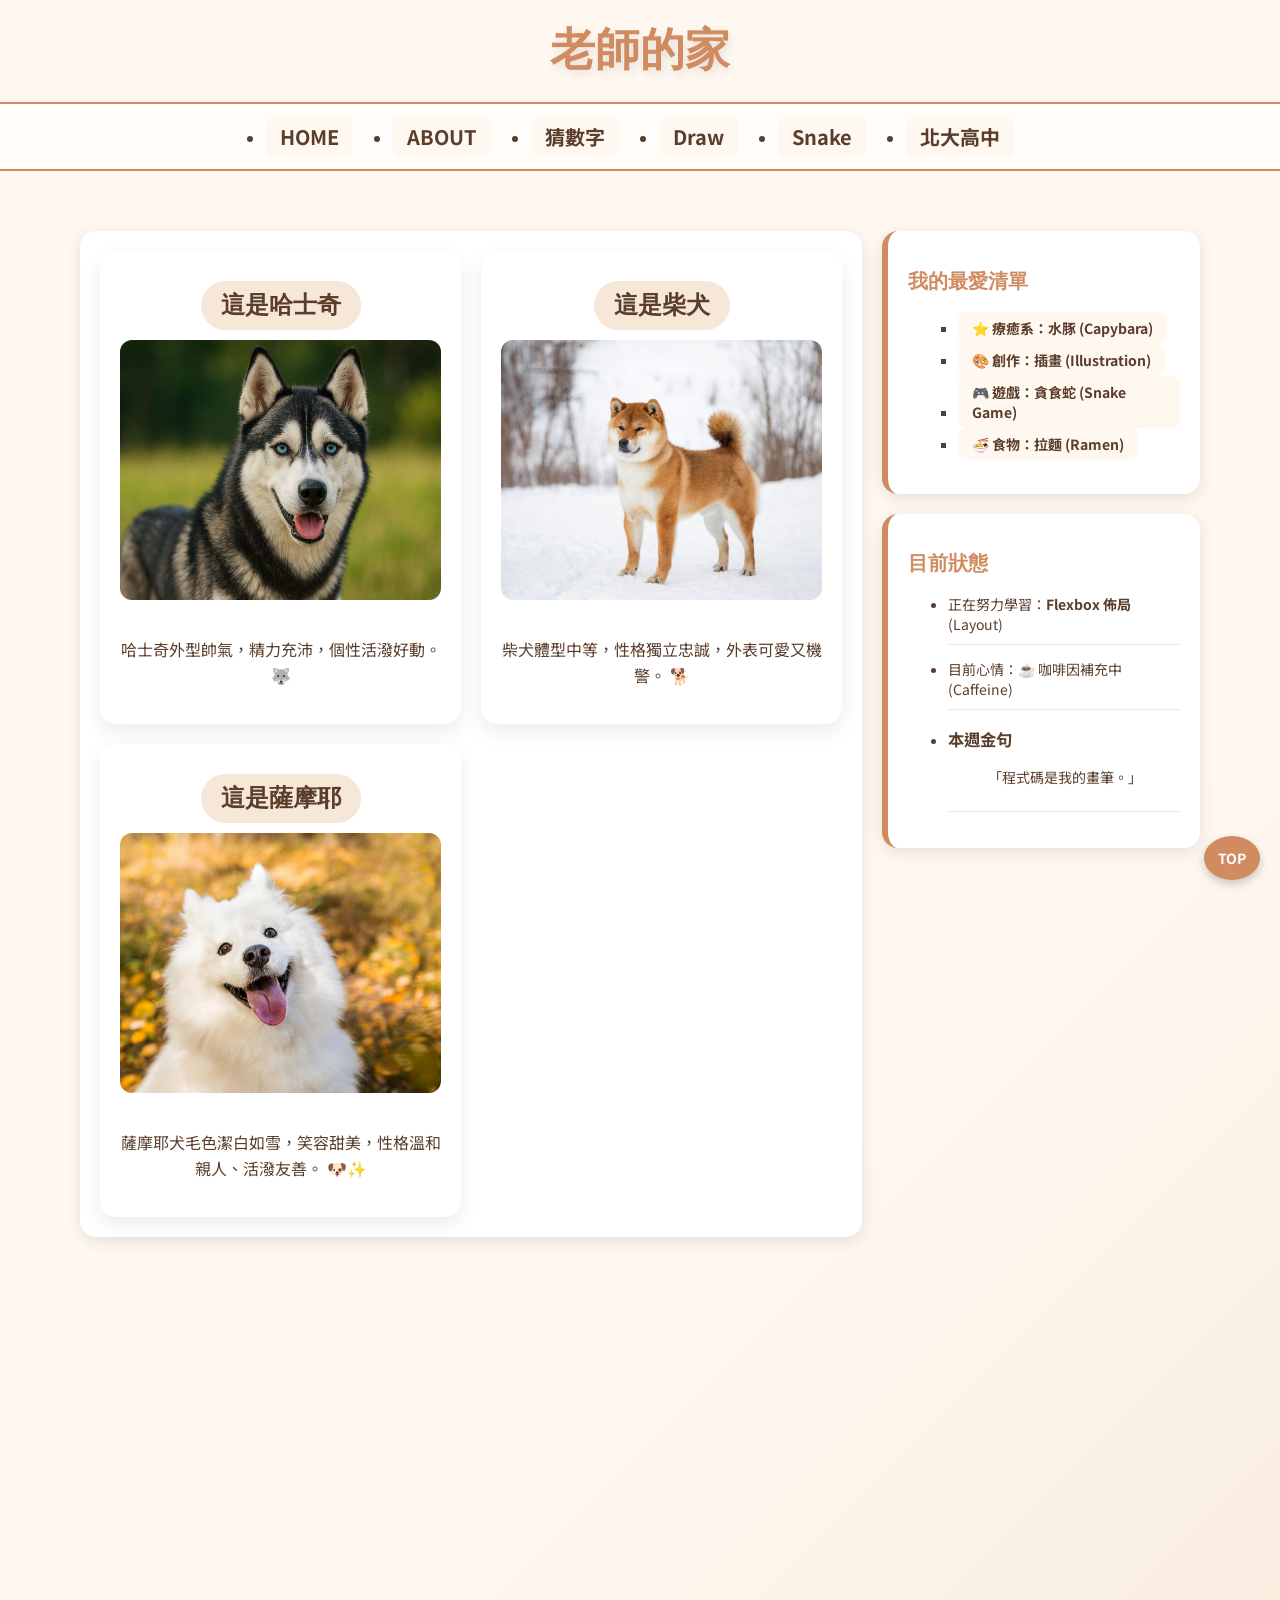
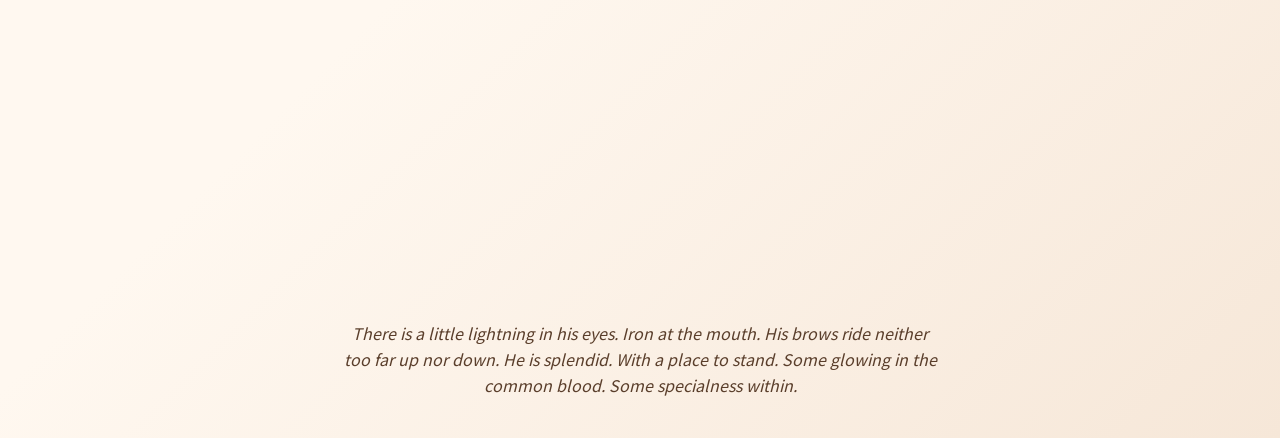
<file: index.html>
<!DOCTYPE html>
<html lang="zh-Hant-TW">
<head>
    <meta charset="UTF-8">
    <meta name="viewport" content="width=device-width, initial-scale=1.0">
    <title>~~~~~~~~</title>
    <link href="style.css" rel="stylesheet">
    <link rel="icon" href="img/dog.png">
    <meta name="description" content="這是一個介紹不同犬種的網頁，包括哈士奇、柴犬和薩摩耶。">
    <meta name="keywords" content="哈士奇, 柴犬, 薩摩耶, 狗, 寵物">
    <meta name="author" content="您的名字">
</head>
<body>
    <header>
        <h1>老師的家</h1>
        <nav>
            <ul>
            <li><a href="#">HOME</a></li>
            <li><a href="about.html">ABOUT</a></li>
            <li><a href="guess.html">猜數字</a></li>
            <li><a href="#">Draw</a></li>
            <li><a href="#">Snake</a></li>
            <li><a href="https://www.bdsh.ntpc.edu.tw/" target="_blank " >北大高中</a></li>

            </ul>
        </nav>
    </header>
<div id="wrap">
    <main>
            <div class="a">
                <h2>這是哈士奇</h2>
                <img src="img/husky.jfif" width="500">
                <p>哈士奇外型帥氣，精力充沛，個性活潑好動。 🐺</p>
            </div>
            <div class="a">
                <h2>這是柴犬</h2>
                <img src="img/shiba.jpg" width="500">
                <p>柴犬體型中等，性格獨立忠誠，外表可愛又機警。 🐕</p>
            </div>
            <div class="a">
                <h2>這是薩摩耶</h2>
                <img src="img/samoyed.jpg" width="500">
                <p>薩摩耶犬毛色潔白如雪，笑容甜美，性格溫和親人、活潑友善。 🐶✨</p>
            </div>
    </main>
    <aside>
        <nav class="my-favorites">
          <h2>我的最愛清單</h2>
      <ul>
            <li><a href="#">⭐ 療癒系：水豚 (Capybara)</a></li>
            <li><a href="#">🎨 創作：插畫 (Illustration)</a></li>
            <li><a href="#">🎮 遊戲：貪食蛇 (Snake Game)</a></li>
            <li><a href="#">🍜 食物：拉麵 (Ramen)</a></li>
          </ul>
        </nav>
        <nav class="status-box">
          <h2>目前狀態</h2>
          <ul>
            <li>正在努力學習：<strong>Flexbox 佈局</strong> (Layout)</li>
            <li>目前心情：☕ 咖啡因補充中 (Caffeine)</li>
            <li>
              <h3>本週金句</h3>
              <blockquote>「程式碼是我的畫筆。」</blockquote>
            </li>
          </ul>
        </nav>
      </aside>
</div>

    <section class="media">
        <br><iframe src="https://www.google.com/maps/embed?pb=!1m18!1m12!1m3!1d3617.5072611117544!2d121.37583872546998!3d24.948850508225597!2m3!1f0!2f0!3f0!3m2!1i1024!2i768!4f13.1!3m3!1m2!1s0x34681c0ca7ee498b%3A0x3ffa48b382afe1b3!2z5paw5YyX5biC56uL5YyX5aSn6auY5Lit!5e0!3m2!1szh-TW!2stw!4v1773364781515!5m2!1szh-TW!2stw" width="600" height="450" style="border:0;" allowfullscreen="" loading="lazy" referrerpolicy="no-referrer-when-downgrade"></iframe>
        <br><iframe width="200" height="100" src="https://www.youtube.com/embed/jfKfPfyJRdk?si=zDmelCN319_266l8" title="YouTube video player" frameborder="0" allow="accelerometer; autoplay; clipboard-write; encrypted-media; gyroscope; picture-in-picture; web-share" referrerpolicy="strict-origin-when-cross-origin" allowfullscreen></iframe>
    </section>
    <section class="poem">
        <p>There is a little lightning in his eyes.
        Iron at the mouth.
        His brows ride neither too far up nor down.

        He is splendid. With a place to stand.

        Some glowing in the common blood.
        Some specialness within.
        </p>
    </section>
<a href="#wrap" id="top">TOP</a>




</body>
</html>
</file>
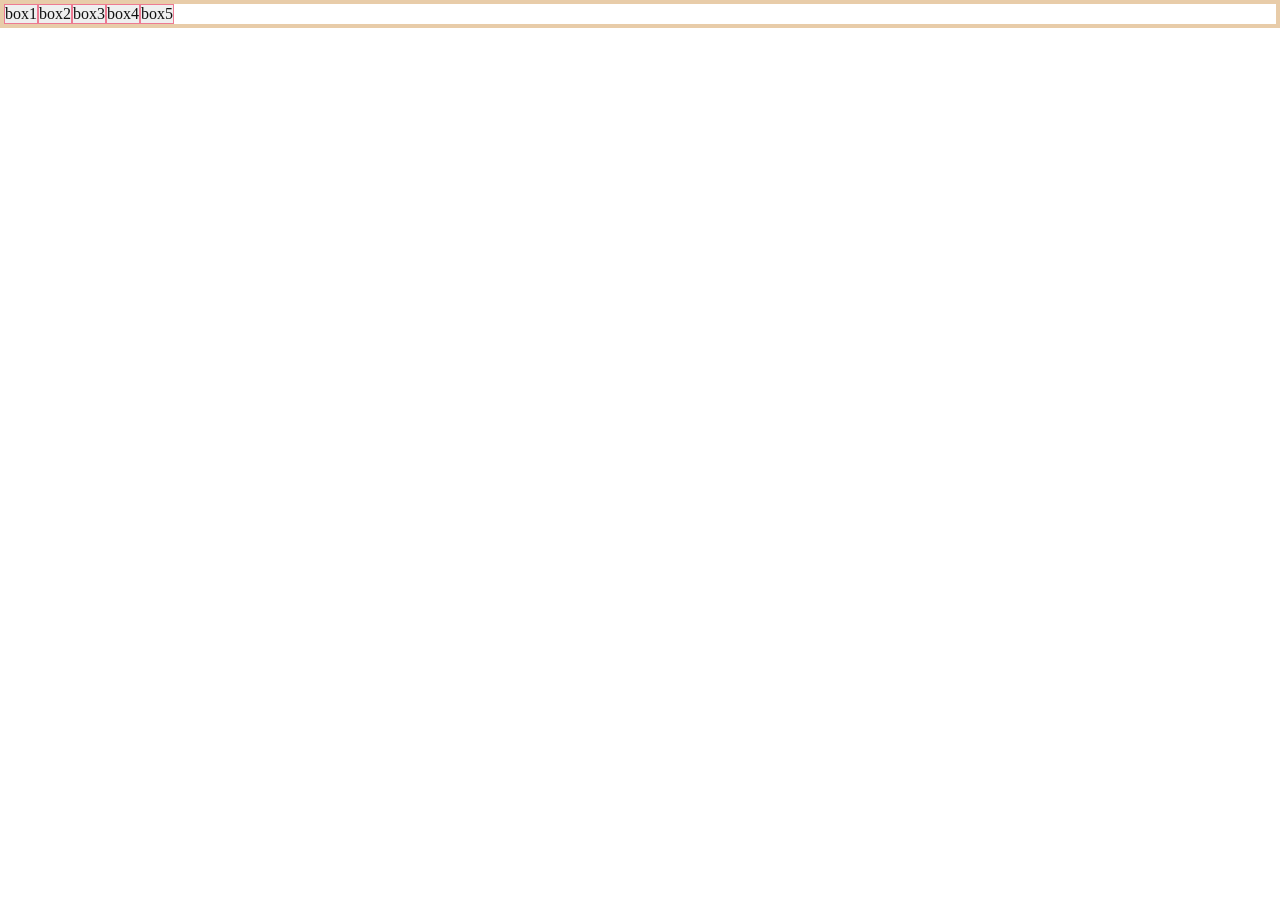
<file: 練習/index.html>
<!DOCTYPE html>
<html lang="zh-Hant-TW">
  <head>
    <meta charset="UTF-8">
    <link rel="stylesheet" href="css/reset.css">
    <link rel="stylesheet" href="css/style.css">
    <title>以下是彈性盒子的練習</title>
  </head>
  <body>
		<ul>
			<li><a href="#">box1</</li>
			<li><a href="#">box2</</li>
			<li><a href="#">box3</</li>
			<li><a href="#">box4</</li>
			<li><a href="#">box5</</li>
		</ul>
  </body>
</html>
</file>
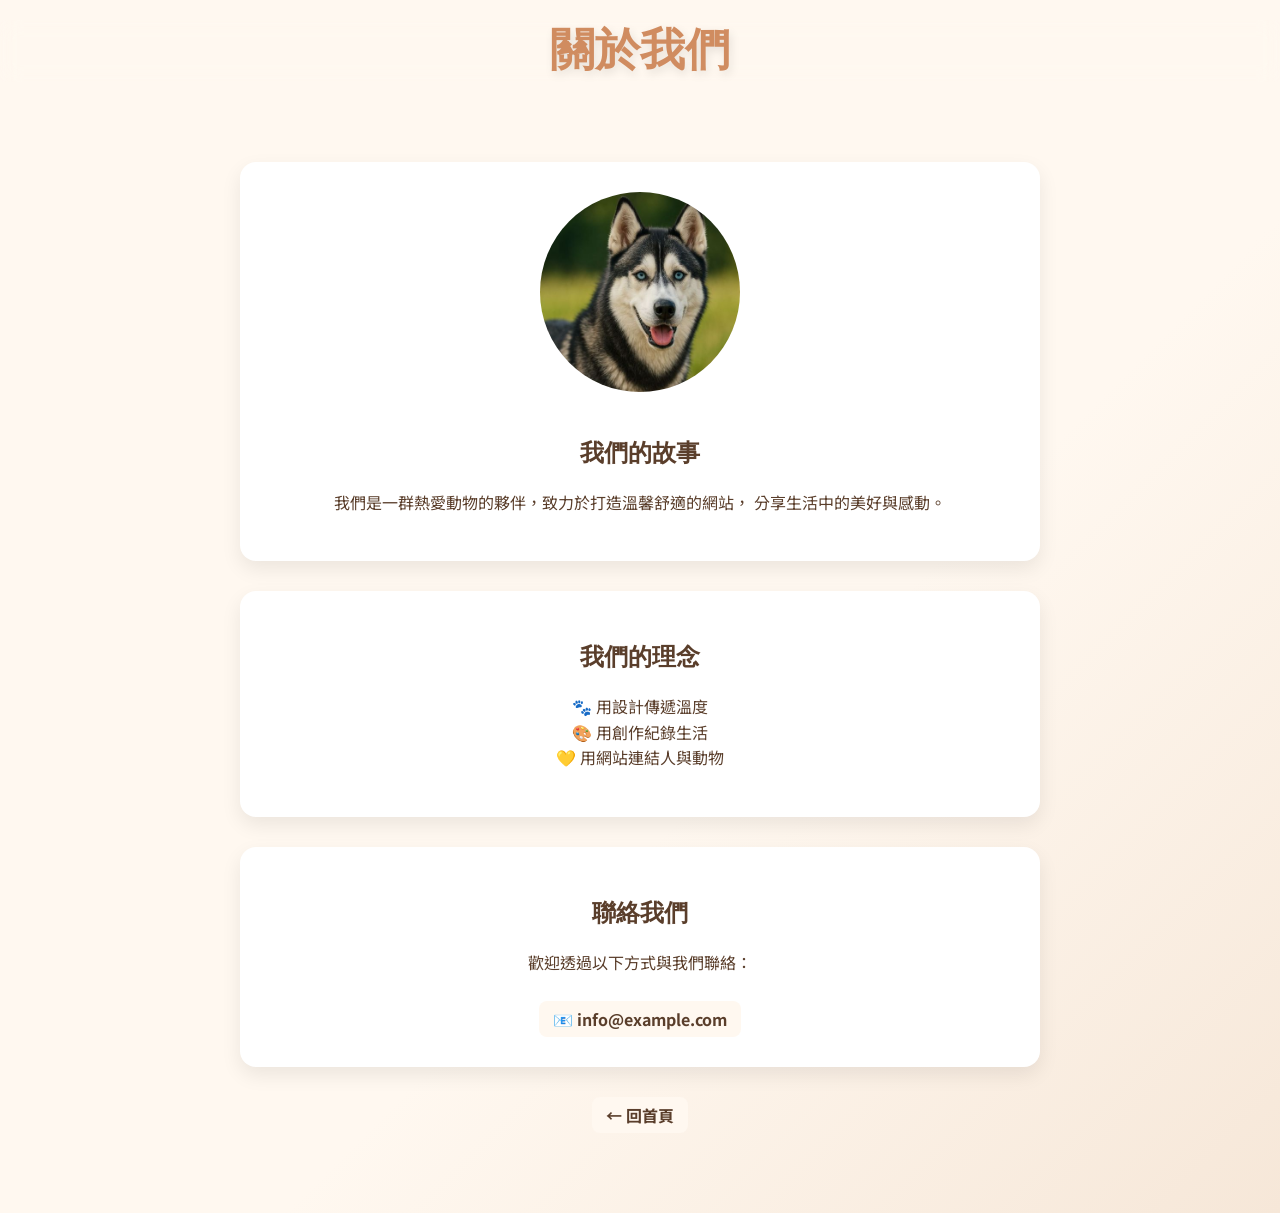
<file: about.html>
<!DOCTYPE html>
<html lang="zh-Hant-TW">
<head>
  <meta charset="UTF-8">
  <meta name="viewport" content="width=device-width, initial-scale=1.0">
  <title>關於我們</title>

  <!-- favicon -->
  <link rel="icon" href="img/dog.png">

  <!-- CSS -->
  <link rel="stylesheet" href="style.css">
</head>

<body>

<header>
  <h1>關於我們</h1>
</header>

<div class="container">

  <!-- 個人介紹卡片 -->
  <section class="about-card">
    <img src="img/husky.jfif" alt="Husky">
    <h2>我們的故事</h2>
    <p>
      我們是一群熱愛動物的夥伴，致力於打造溫馨舒適的網站，
      分享生活中的美好與感動。
    </p>
  </section>

  <!-- 理念區塊 -->
  <section class="about-card">
    <h2>我們的理念</h2>
    <p>
      🐾 用設計傳遞溫度<br>
      🎨 用創作紀錄生活<br>
      💛 用網站連結人與動物
    </p>
  </section>

  <!-- 聯絡方式 -->
  <section class="about-card contact">
    <h2>聯絡我們</h2>
    <p>
      歡迎透過以下方式與我們聯絡：
    </p>

    <a href="mailto:info@example.com">📧 info@example.com</a>
  </section>

  <!-- 返回 -->
  <div class="back-home">
    <a href="index.html">← 回首頁</a>
  </div>

</div>

</body>
</html>
</file>
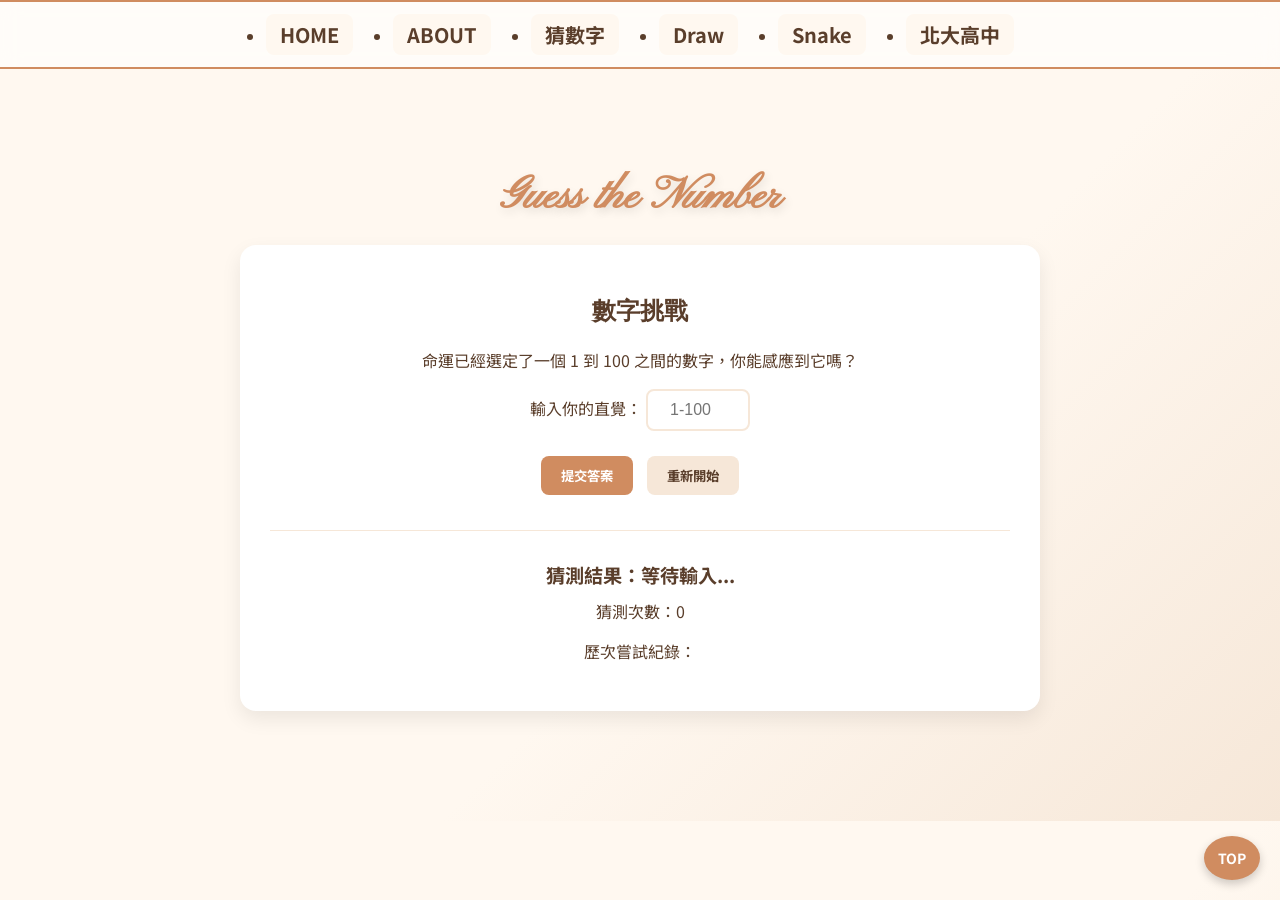
<file: guess.html>
<!DOCTYPE html>
<html lang="zh-Hant-TW">
<head>
    <meta charset="UTF-8">
    <meta name="viewport" content="width=device-width, initial-scale=1.0">
    <title>數字占卜 | 猜數字遊戲</title>
    <link rel="stylesheet" href="style.css"> 
    <script src="guess.js" defer></script>
</head>
<body>

    <header>
        <nav>
          <ul>
            <li><a href="index.html">HOME</a></li>
            <li><a href="about.html">ABOUT</a></li>
            <li><a href="guess.html">猜數字</a></li>
            <li><a href="#">Draw</a></li>
            <li><a href="#">Snake</a></li>
            <li><a href="https://www.bdsh.ntpc.edu.tw/" target="_blank " >北大高中</a></li>
          </ul>
        </nav>
    </header>

    <div class="container">
        <h1>Guess the Number</h1>
        
        <div class="about-card">
            <h2>數字挑戰</h2>
            <p>命運已經選定了一個 1 到 100 之間的數字，你能感應到它嗎？</p>
            
            <div class="game-controls">
                <label for="guessField">輸入你的直覺：</label>
                <input type="number" class="guessField" id="guessField" min="1" max="100" placeholder="1-100">
                
                <div style="margin-top: 20px;">
                    <button class="guessSubmit btn-primary">提交答案</button>
                    <button class="restartBtn">重新開始</button>
                </div>
            </div>

            <hr style="border: 0; border-top: 1px solid #f6e7d8; margin: 30px 0;">

            <div class="status-box">
                <div class="result" style="font-size: 1.2em; font-weight: bold; margin-bottom: 10px;">猜測結果：等待輸入...</div>
                <div class="count">猜測次數：0</div>
                <p>歷次嘗試紀錄：</p>
                <p class="guesses" style="color: #d08c60; letter-spacing: 2px;"></p>
            </div>
        </div>
    </div>

    <a href="#" id="top">TOP</a>

</body>
</html>
</file>
<file: style.css>
/* 字體（新增更一致的字體系統） */
@import url('https://fonts.googleapis.com/css2?family=Noto+Sans+TC:wght@300;400;700&family=Pinyon+Script&display=swap');

/* 全域設定 */
body {
    background: linear-gradient(135deg, #fff8f0 60%, #f6e7d8 100%);
    font-family: 'Noto Sans TC', sans-serif;
    color: #5a3e2b;
    margin: 0;
    padding: 0;
}

/* 標題 */
h1 {
    color: #d08c60;
    font-size: 2.8em;
    text-align: center;
    margin: 20px 0;
    font-family: 'Pinyon Script', cursive;
    text-shadow: 2px 4px 10px rgba(0,0,0,0.1);
}

h2 {
    font-family: 'Pinyon Script', cursive;
}

/* 導覽列升級（玻璃感 + 固定） */
header {
    position: sticky;
    top: 0;
    z-index: 1000;
    backdrop-filter: blur(10px);
}

header nav ul {
    display: flex;
    justify-content: center;
    border-top: 2px solid #d08c60;
    border-bottom: 2px solid #d08c60;
    background-color: rgba(255,255,255,0.6);
    padding: 12px 0;
    margin: 0;
}

header nav ul li {
    margin: 0 20px;
}

header nav ul li a {
    font-size: 20px;
    font-weight: bold;
    color: #5a3e2b;
}

header nav ul li a:hover {
    text-decoration: underline double;
}

/* 主版面（改成更現代 Grid + Flex 混合） */
#wrap {
    margin: 40px auto;
    padding: 20px 80px;
    display: flex;
    gap: 20px;
}

/* 主內容（改為 grid） */
main {
    flex-basis: 70%;
    display: grid;
    grid-template-columns: 1fr 1fr;
    gap: 20px;

    background-color: #ffffff;
    border-radius: 16px;
    padding: 20px;
    box-shadow: 0px 4px 16px rgba(0,0,0,0.1);
}

/* 卡片設計升級 */
.a {
    background: #ffffff;
    border-radius: 16px;
    padding: 20px;
    text-align: center;

    box-shadow: 0 8px 20px rgba(0,0,0,0.08);
    transition: transform 0.3s, box-shadow 0.3s;
}

.a:hover {
    transform: translateY(-6px);
    box-shadow: 0 12px 25px rgba(0,0,0,0.12);
}

/* 卡片標題 */
.a h2 {
    width: fit-content;
    background-color: #f6e7d8;
    border-radius: 999px;
    margin: 10px auto;
    padding: 8px 20px;
}

/* 圖片統一比例 */
.a img {
    width: 100%;
    height: 260px;
    object-fit: cover;
    border-radius: 12px;
    margin-bottom: 16px;

    transition: transform 0.3s;
}

/* 圖片 hover 動畫 */
.a img:hover {
    transform: scale(1.05);
}

/* 文字 */
p {
    line-height: 1.6;
}

/* aside 區塊 */
aside {
    flex-basis: 30%;
}

/* aside 卡片優化 */
aside nav {
    border-radius: 16px;
    background-color: #ffffff;
    box-shadow: 0px 4px 16px rgba(0,0,0,0.1);
    padding: 20px;
    margin-bottom: 20px;

    border-left: 6px solid #d08c60;
}

/* aside 標題 */
aside nav h2 {
    margin-bottom: 16px;
    font-size: 20px;
    color: #d08c60;
}

/* aside 清單 */
aside nav ul {
    font-size: 14px;
}

.my-favorites ul li {
    list-style-type: square;
    margin-left: 10px;
}

.my-favorites ul li a {
    color: #5a3e2b;
}

/* 狀態區塊 */
.status-box ul li {
    border-bottom: 1px solid #f6e7d8;
    padding-bottom: 10px;
    margin-bottom: 14px;
}

.status-box ul {
    max-height: 220px;
    overflow-y: auto;
}

/* 連結按鈕 */
a {
    color: #5a3e2b;
    text-decoration: none;
    font-weight: 700;
    padding: 6px 14px;
    border-radius: 8px;
    background: #fff8f0;
    transition: all 0.3s;
    display: inline-block;
}

a:hover {
    background: #ff9aa2;
    color: white;
}

/* 圖片通用 */
img {
    max-width: 100%;
    border-radius: 12px;
}

/* TOP 按鈕美化 */
#top {
    position: fixed;
    bottom: 20px;
    right: 20px;

    background: #d08c60;
    color: white;
    padding: 12px 14px;
    border-radius: 50%;
    font-size: 14px;

    box-shadow: 0 4px 10px rgba(0,0,0,0.2);
    transition: all 0.3s;
}

#top:hover {
    background: #ff9aa2;
    transform: scale(1.1);
}

.media {
  margin: 40px auto;
  text-align: center;
}

.poem {
  max-width: 600px;
  margin: 40px auto;
  font-style: italic;
  text-align: center;
}

/* about 頁面容器 */
.container {
  max-width: 800px;
  margin: 60px auto;
  padding: 20px;
}

/* about 卡片 */
.about-card {
  background: #ffffff;
  border-radius: 16px;
  padding: 30px;
  margin-bottom: 30px;

  box-shadow: 0 8px 20px rgba(0,0,0,0.08);
  text-align: center;

  transition: transform 0.3s;
}

/* about 圖片 */
.about-card img {
  width: 200px;
  height: 200px;
  object-fit: cover;
  border-radius: 50%;
  margin-bottom: 20px;
}

/* 聯絡區塊 */
.contact a {
  display: inline-block;
  margin-top: 10px;
}

/* 返回首頁 */
.back-home {
  text-align: center;
}

/* 針對輸入框的美化 */
.guessField {
    padding: 10px;
    border: 2px solid #f6e7d8;
    border-radius: 8px;
    font-size: 16px;
    width: 80px;
    text-align: center;
    outline: none;
    transition: border-color 0.3s;
}

.guessField:focus {
    border-color: #d08c60;
}

/* 針對按鈕的美化 (沿用你的連結樣式邏輯) */
button {
    cursor: pointer;
    border: none;
    font-family: 'Noto Sans TC', sans-serif;
    font-weight: 700;
    padding: 10px 20px;
    border-radius: 8px;
    transition: all 0.3s;
    margin: 5px;
}

.guessSubmit {
    background: #d08c60;
    color: white;
}

.guessSubmit:hover {
    background: #ff9aa2;
    transform: translateY(-2px);
}

.restartBtn {
    background: #f6e7d8;
    color: #5a3e2b;
}

.restartBtn:hover {
    background: #e6d7c8;
}

/* 遊戲結束時的特殊樣式 */
.result-success {
    color: #4CAF50;
    animation: pulse 1s infinite;
}

@keyframes pulse {
    0% { transform: scale(1); }
    50% { transform: scale(1.05); }
    100% { transform: scale(1); }
}
</file>
<file: 練習/css/style.css>
@charset "utf-8";

/* 為了方便瞭解而加上顏色 */
ul {
  border: 4px solid #e8cca9;
  display: flex;
}
ul li {
  background-color: #efefef;
  border: 1px solid #ed7a92;
  color: #111111;
  
}

/* 以下是彈性盒子的練習 */
</file>
